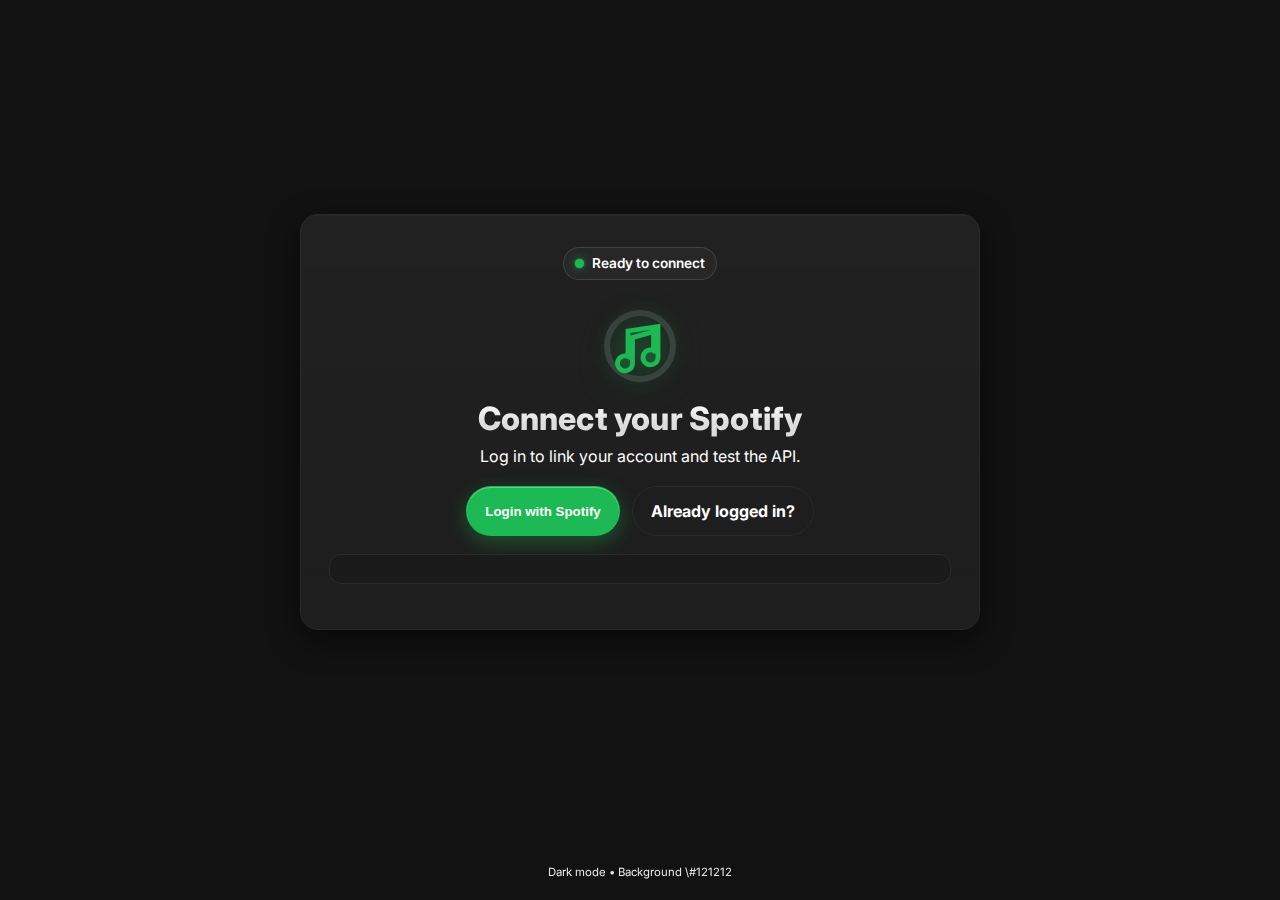
<file: tobis-test/index.html>
<!-- 'index.html' -->
<!doctype html>
<html lang="en">
<head>
    <meta charset="UTF-8" />
    <meta name="viewport"
          content="width=device-width, initial-scale=1.0, maximum-scale=1.0" />
    <meta http-equiv="X-UA-Compatible" content="ie=edge" />
    <title>Spotify Login</title>
    <link rel="preconnect" href="https://fonts.googleapis.com" />
    <link rel="preconnect" href="https://fonts.gstatic.com" crossorigin />
    <link href="https://fonts.googleapis.com/css2?family=Inter:wght@400;600;700&display=swap" rel="stylesheet" />
    <link rel="stylesheet" href="style.css" />
</head>
<body class="dark-surface">
<main class="center-wrap">
    <section class="card">
        <div class="badge">
            <span class="dot"></span>
            Ready to connect
        </div>

        <div class="icon-wrap" aria-hidden="true">
            <!-- Simple music note icon -->
            <svg class="check" width="72" height="72" viewBox="0 0 24 24" fill="none">
                <circle cx="12" cy="12" r="11" stroke="rgba(255,255,255,.12)" stroke-width="2" />
                <path d="M8 7v8.5a2.5 2.5 0 1 0 1.5 2.3V9.2l7-2v6.3a2.5 2.5 0 1 0 1.5 2.3V5.5L8 7z"
                      stroke="#1DB954" stroke-width="1.6" fill="rgba(29,185,84,.22)" />
            </svg>
            <div class="glow"></div>
        </div>

        <h1 class="title">Connect your Spotify</h1>
        <p class="subtitle">Log in to link your account and test the API.</p>

        <div class="actions">
            <button id="loginBtn" class="btn btn-primary" type="button">
                Login with Spotify
            </button>
            <a class="btn btn-ghost" href="logged-in.html">Already logged in?</a>
        </div>

        <pre id="output" class="code-panel" aria-live="polite"></pre>
    </section>
</main>

<footer class="foot">
    <small>Dark mode • Background \#121212</small>
</footer>

<script src="script.js"></script>
</body>
</html>
</file>
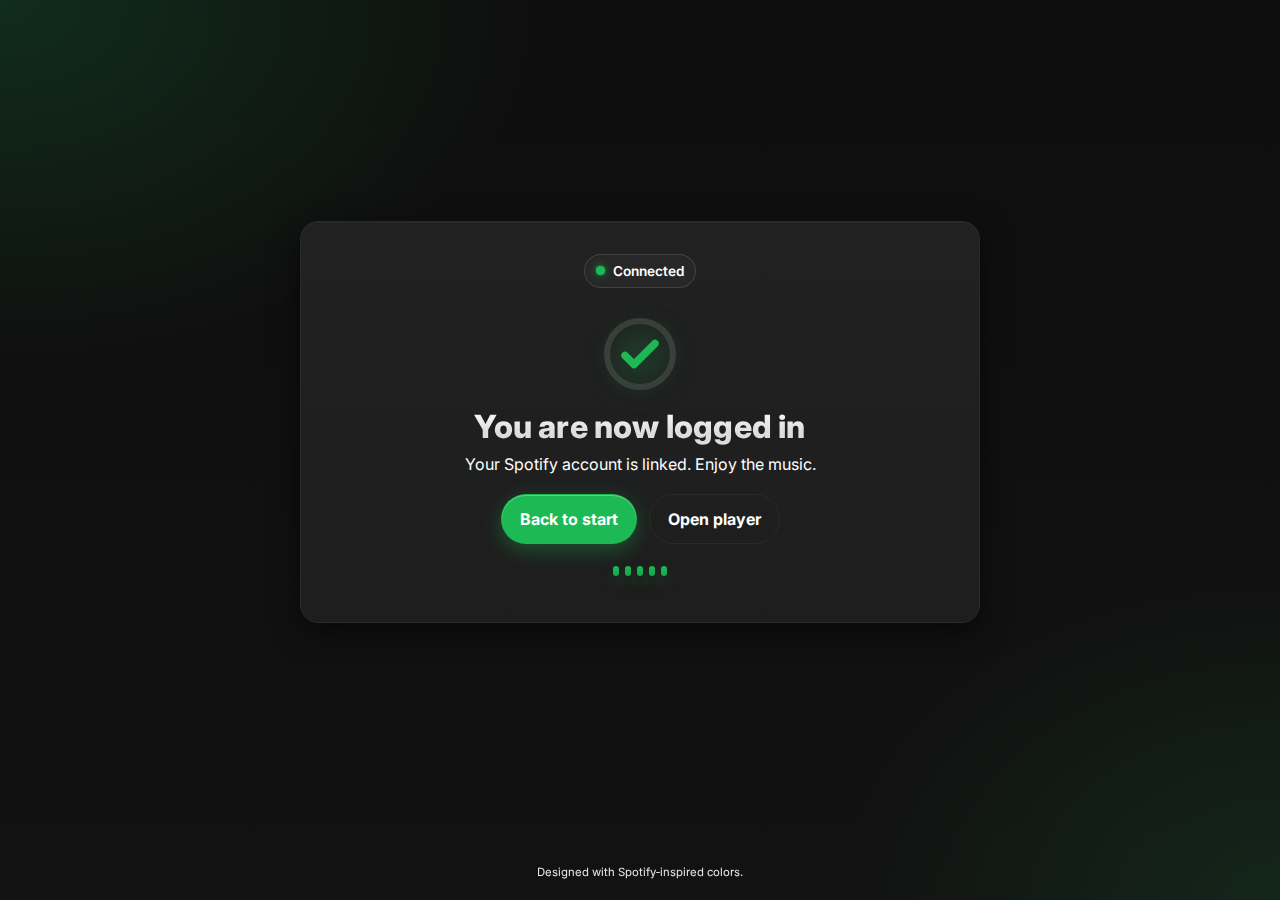
<file: tobis-test/logged-in.html>
<!-- logged-in.html -->
<!doctype html>
<html lang="en">
<head>
    <meta charset="UTF-8" />
    <meta name="viewport"
          content="width=device-width, initial-scale=1.0, maximum-scale=1.0" />
    <meta http-equiv="X-UA-Compatible" content="ie=edge" />
    <title>Logged In</title>
    <link rel="preconnect" href="https://fonts.googleapis.com" />
    <link rel="preconnect" href="https://fonts.gstatic.com" crossorigin />
    <!-- Optional: Inter for cleaner look (falls back to system fonts if unavailable) -->
    <link href="https://fonts.googleapis.com/css2?family=Inter:wght@400;600;700&display=swap" rel="stylesheet" />
    <link rel="stylesheet" href="style.css" />
</head>
<body class="spotify-surface">
<main class="center-wrap">
    <section class="card">
        <div class="badge">
            <span class="dot"></span>
            Connected
        </div>

        <div class="icon-wrap" aria-hidden="true">
            <svg class="check" width="72" height="72" viewBox="0 0 24 24" fill="none">
                <circle cx="12" cy="12" r="11" stroke="rgba(255,255,255,.12)" stroke-width="2" />
                <path d="M7 12.5l3 3 7-7" stroke="#1DB954" stroke-width="2.5" stroke-linecap="round" stroke-linejoin="round"/>
            </svg>
            <div class="glow"></div>
        </div>

        <h1 class="title">You are now logged in</h1>
        <p class="subtitle">Your Spotify account is linked. Enjoy the music.</p>

        <div class="actions">
            <a class="btn btn-primary" href="index.html">Back to start</a>
            <a class="btn btn-ghost" href="player.html">Open player</a>
        </div>

        <div class="eq" aria-hidden="true">
            <span style="--d:0ms"></span>
            <span style="--d:120ms"></span>
            <span style="--d:240ms"></span>
            <span style="--d:360ms"></span>
            <span style="--d:480ms"></span>
        </div>
    </section>
</main>

<footer class="foot">
    <small>Designed with Spotify‑inspired colors.</small>
</footer>
</body>
</html>
</file>
<file: tobis-test/style.css>
/* 'style.css' */
/* Universal Dark Mode */
:root{
    --spotify-green:#1DB954;

    /* Dark surfaces */
    --bg-0:#0e0e0e;
    --bg-1:#121212;
    --bg-2:#1a1a1a;

    /* Text and accents */
    --text:#ffffff;
    --muted:#c9c9c9;

    /* UI chrome */
    --border:#2a2a2a;
    --shadow:0 10px 30px rgba(0,0,0,.55), inset 0 1px 0 rgba(255,255,255,.03);
}

*{box-sizing:border-box}
html{height:100%; color-scheme:dark}
body{
    height:100%;
    margin:0;
    color:var(--text);
    font:16px/1.5 "Inter",-apple-system,BlinkMacSystemFont,"Segoe UI",Roboto,Helvetica,Arial,sans-serif;
    background:
            radial-gradient(900px 600px at 0% 0%, rgba(29,185,84,.18), transparent 60%),
            radial-gradient(800px 600px at 100% 100%, rgba(29,185,84,.12), transparent 55%),
            linear-gradient(180deg, var(--bg-0), var(--bg-1));
    overflow-x:hidden;
}

/* Force universal white type */
body, h1,h2,h3,h4,h5,h6, p, small, span, label, a, strong, em, li, dt, dd, th, td, figcaption{
    color:var(--text);
}
a, a:visited{color:var(--text); text-decoration:none}
a:hover{text-decoration:underline}

/* Form elements and placeholders */
input, textarea, select, button{
    color:var(--text);
    background:var(--bg-2);
    border:1px solid var(--border);
}
::placeholder{color:rgba(255,255,255,.7)}

.spotify-surface{
    position:relative;
    min-height:100dvh;
    animation:bgShift 18s ease-in-out infinite alternate;
}
@keyframes bgShift{
    0%{background-position:0 0, 100% 100%, 0 0}
    100%{background-position:10% -10%, 90% 110%, 0 0}
}

.center-wrap{
    min-height:calc(100dvh - 56px);
    display:grid;
    place-items:center;
    padding:40px 16px;
}

.card{
    width:100%;
    max-width:680px;
    padding:32px 28px;
    background:linear-gradient(180deg, rgba(255,255,255,.03), rgba(255,255,255,.015)), var(--bg-2);
    border:1px solid var(--border);
    border-radius:18px;
    box-shadow:var(--shadow);
    text-align:center;
    position:relative;
    overflow:hidden;
}

.badge{
    display:inline-flex;
    align-items:center;
    gap:.5rem;
    padding:.35rem .7rem;
    border:1px solid rgba(255,255,255,.12);
    border-radius:999px;
    background:rgba(255,255,255,.03);
    color:var(--text); /* force white */
    font-weight:600;
    font-size:.85rem;
}
.badge .dot{
    width:.55rem; height:.55rem; border-radius:50%;
    background:var(--spotify-green);
    box-shadow:0 0 10px rgba(29,185,84,.65), 0 0 2px rgba(29,185,84,.9);
}

.icon-wrap{
    width:96px; height:96px;
    margin:18px auto 6px;
    position:relative;
    display:grid; place-items:center;
}
.icon-wrap .check{filter:drop-shadow(0 6px 18px rgba(29,185,84,.25))}
.icon-wrap .glow{
    position:absolute; inset:-16px;
    background:radial-gradient(closest-side, rgba(29,185,84,.18), transparent 65%);
    filter:blur(10px);
    pointer-events:none;
}

.title{
    margin:6px 0 6px;
    font-size:2rem;
    line-height:1.2;
    letter-spacing:.2px;
    font-weight:800;
    background:linear-gradient(180deg,#fff, #dcdcdc 65%);
    -webkit-background-clip:text;
    background-clip:text;
    color:transparent; /* stays visually white */
}
.subtitle{
    margin:0 0 18px;
    color:var(--text); /* force white */
}

.actions{
    display:flex;
    gap:12px;
    flex-wrap:wrap;
    justify-content:center;
    margin:18px 0 6px;
}

.btn{
    --pad-x:18px;
    --pad-y:12px;
    appearance:none;
    display:inline-flex; align-items:center; justify-content:center;
    gap:.5rem;
    padding:var(--pad-y) var(--pad-x);
    border-radius:999px;
    border:1px solid transparent;
    font-weight:700;
    text-decoration:none;
    transition:.2s ease;
    cursor:pointer;
    color:var(--text); /* default white */
    background:transparent;
}
.btn[aria-disabled="true"]{opacity:.6; cursor:not-allowed; pointer-events:none}

.btn-primary{
    color:var(--text); /* white text on green */
    background:var(--spotify-green);
    box-shadow:0 6px 20px rgba(29,185,84,.35), inset 0 1px 0 rgba(255,255,255,.3);
    border-color:transparent;
}
.btn-primary:hover{transform:translateY(-1px); box-shadow:0 10px 24px rgba(29,185,84,.45)}
.btn-primary:active{transform:translateY(0)}

.btn-ghost{
    color:var(--text);
    background:transparent;
    border-color:var(--border);
}
.btn-ghost:hover{border-color:#3a3a3a; background:rgba(255,255,255,.03)}

.eq{
    display:flex; gap:6px; justify-content:center;
    margin:22px 0 4px;
    height:20px;
}
.eq span{
    width:6px; border-radius:3px;
    background:linear-gradient(180deg, var(--spotify-green), #17a84a);
    height:10px;
    animation:bar 1.2s ease-in-out infinite;
    animation-delay:var(--d, 0ms);
    box-shadow:0 6px 14px rgba(29,185,84,.25);
}
@keyframes bar{
    0%,100%{height:8px; opacity:.7}
    50%{height:20px; opacity:1}
}

.foot{
    height:56px;
    display:grid; place-items:center;
    color:var(--text); /* force white */
    font-size:.85rem;
    opacity:.9;
}

/* Solid dark background utility if needed */
.dark-surface{
    min-height:100dvh;
    background:#121212 !important;
    animation:none;
}

/* Pretty output panel */
.code-panel{
    width:100%;
    max-height:280px;
    text-align:left;
    margin-top:18px;
    padding:14px 16px;
    background:var(--bg-2);
    border:1px solid var(--border);
    border-radius:12px;
    overflow:auto;
    color:var(--text); /* force white */
    font:13px/1.5 ui-monospace,SFMono-Regular,Menlo,Monaco,Consolas,"Liberation Mono","Courier New",monospace;
}

@media (max-width:520px){
    .title{font-size:1.6rem}
    .card{padding:26px 20px}
}
</file>
